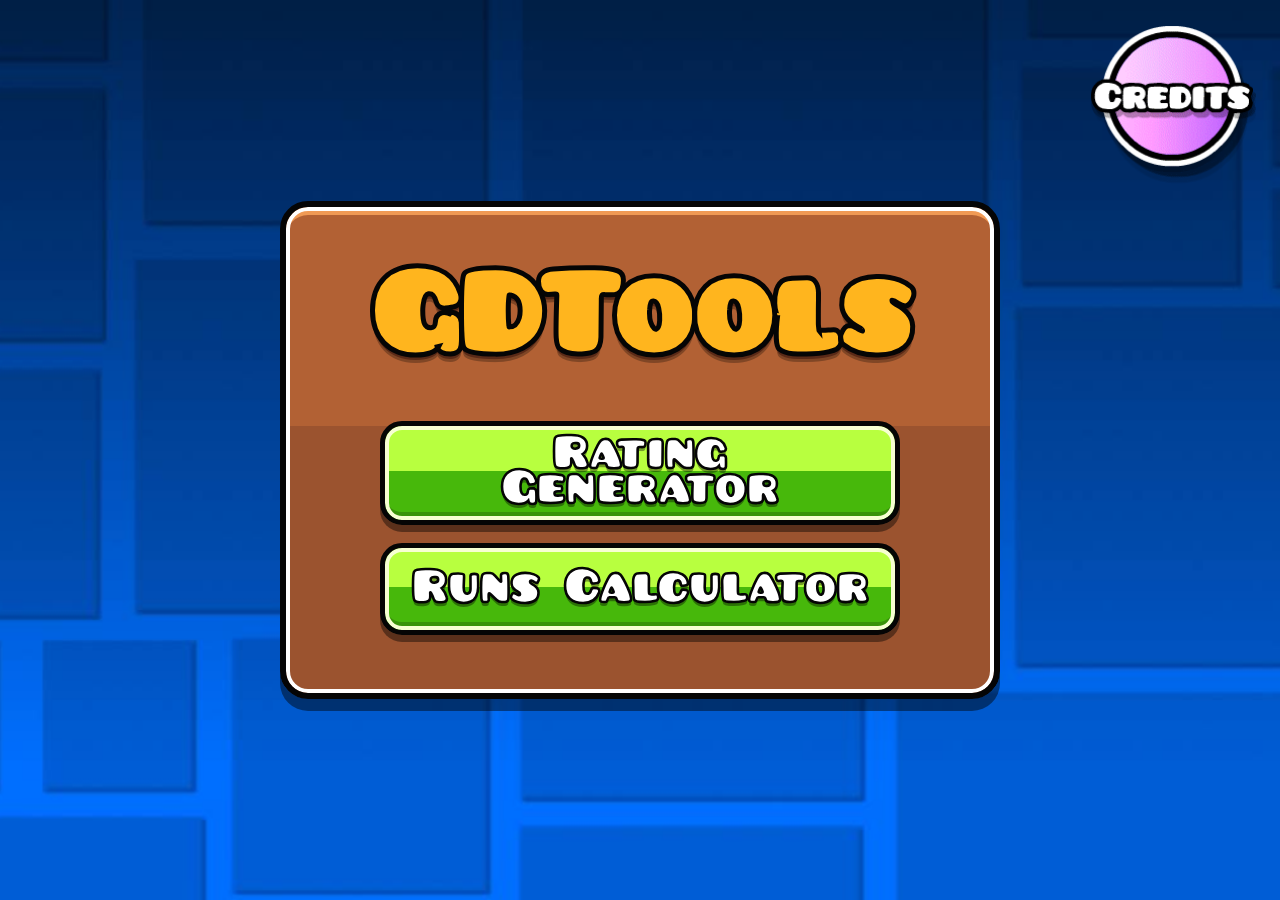
<file: index.html>
<!doctype html>
<html lang="en">
  <head>
    <meta charset="UTF-8" />
    <meta name="viewport" content="width=device-width, initial-scale=1.0" />
    <title>GDTools</title>
    <link rel="stylesheet" href="styles.css" />
  </head>
  <body>
    <main class="home" aria-label="GDTools main page">
      <button class="credits-button" id="creditsButton" type="button" aria-label="Open credits">
        <img src="main-assets/GT_credits.png" alt="" />
      </button>

      <section class="home-panel">
        <h1>GDTools</h1>

        <nav class="tool-links" aria-label="Tool navigation">
        <a class="tool-link" href="rating/index.html">Rating Generator</a>
        <a class="tool-link" href="runs/index.html">Runs Calculator</a>
        </nav>
      </section>
    </main>

    <div class="credits-modal" id="creditsModal" aria-hidden="true">
      <div class="credits-backdrop" data-close-credits></div>

      <section class="credits-card" role="dialog" aria-modal="true" aria-labelledby="creditsTitle">
        <button class="credits-close" type="button" aria-label="Close credits" data-close-credits>
          <img src="main-assets/GJ_closeBtn_001.png" alt="" />
        </button>

        <button class="credits-arrow credits-arrow-left" id="creditsPrev" type="button" aria-label="Previous credits page">
          <img src="main-assets/GJ_arrow_03_001.png" alt="" />
        </button>

        <div class="credits-page is-active" data-credits-page="0">
          <h2 id="creditsTitle">Creator</h2>
          <p class="credit-name">Scythster</p>
          <a class="youtube-link" href="https://youtube.com/@Scythster" target="_blank" rel="noreferrer" aria-label="Scythster on YouTube">
            <img src="main-assets/gj_ytIcon_001.png" alt="" />
          </a>
        </div>

        <div class="credits-page" data-credits-page="1">
          <h2>Inspo</h2>
          <p class="credit-name">GD Colon</p>
          <p class="credit-role">Most Assets</p>
          <p class="credit-name credit-name-small">RobTop</p>
        </div>

        <button class="credits-arrow credits-arrow-right" id="creditsNext" type="button" aria-label="Next credits page">
          <img src="main-assets/GJ_arrow_03_001.png" alt="" />
        </button>
      </section>
    </div>

    <script src="script.js"></script>
  </body>
</html>
</file>
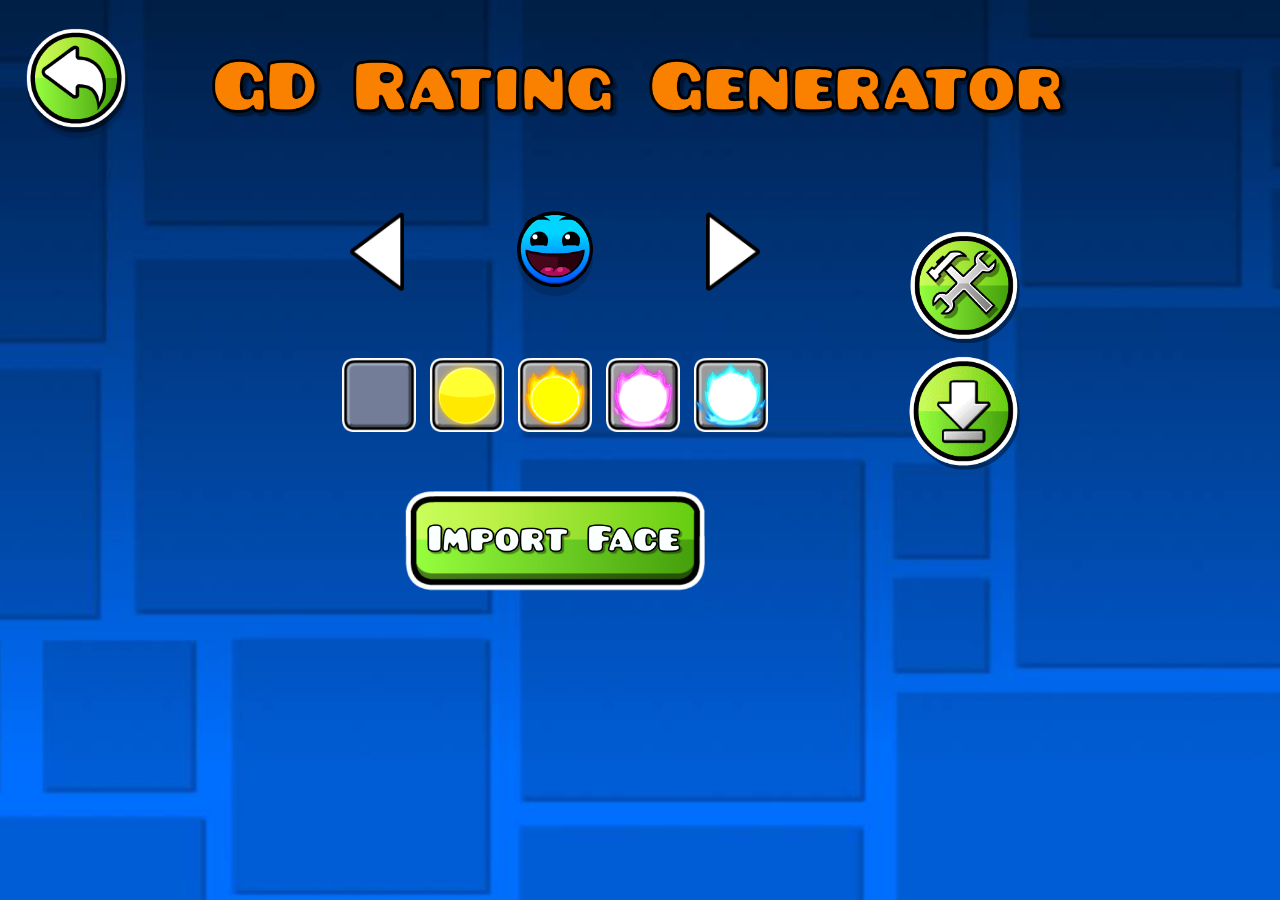
<file: rating/index.html>
<!doctype html>
<html lang="en">
  <head>
    <meta charset="UTF-8" />
    <meta name="viewport" content="width=device-width, initial-scale=1.0" />
    <title>GD Rating Generator</title>
    <link rel="stylesheet" href="styles.css" />
  </head>
  <body>
    <a class="home-button" href="../index.html" aria-label="Back to GDTools home">
      <img src="../main-assets/GJ_undoBtn_001.png" alt="" />
    </a>

    <main class="app" aria-label="Geometry Dash rating generator">
      <picture>
        <source media="(max-width: 900px)" srcset="assets/GT_title_mobile.png" />
        <img
          class="title"
          src="assets/GT_title.png"
          alt="GD Rating Generator"
        />
      </picture>

      <section class="workspace" aria-label="Icon generator">
        <div class="selector-stack">
          <div class="generator" aria-label="Difficulty face selector">
            <button class="arrow-button" id="previousFace" type="button" aria-label="Previous difficulty face">
              <img src="assets/edit_leftBtn_001.png" alt="" />
            </button>

            <div class="face-stage" aria-live="polite">
              <canvas
                class="preview-canvas"
                id="iconCanvas"
                width="270"
                height="270"
                aria-label="Generated difficulty icon preview"
              ></canvas>
            </div>

            <button class="arrow-button" id="nextFace" type="button" aria-label="Next difficulty face">
              <img src="assets/edit_rightBtn_001.png" alt="" />
            </button>
          </div>

          <div class="custom-face-buttons" id="customFaceButtons" aria-label="Custom difficulty face selector" hidden></div>

          <div class="rating-buttons" aria-label="Rating selector">
            <button class="rating-button is-selected" type="button" data-rating="blank" aria-label="No rating" aria-pressed="true"></button>
            <button class="rating-button" type="button" data-rating="featured" aria-label="Featured rating" aria-pressed="false">
              <img src="assets/GJ_featuredCoin_001.png" alt="" />
            </button>
            <button class="rating-button" type="button" data-rating="epic" aria-label="Epic rating" aria-pressed="false">
              <img src="assets/GJ_epicCoin_001.png" alt="" />
            </button>
            <button class="rating-button" type="button" data-rating="legendary" aria-label="Legendary rating" aria-pressed="false">
              <img src="assets/GJ_epicCoin2_001.png" alt="" />
            </button>
            <button class="rating-button" type="button" data-rating="mythic" aria-label="Mythic rating" aria-pressed="false">
              <img src="assets/GJ_epicCoin3_001.png" alt="" />
            </button>
          </div>

          <button class="import-face-button" id="importFaceButton" type="button" aria-label="Import custom difficulty face">
            <img src="assets/GT_importFace.png" alt="" />
          </button>
          <input class="face-file-input" id="faceFileInput" type="file" accept="image/png,image/jpeg,image/webp,image/gif" />
        </div>

        <div class="action-buttons">
          <button class="reset-button" id="resetCanvas" type="button" aria-label="Reset canvas edits">
            <img src="assets/GJ_getSongInfoBtn_001.png" alt="" />
          </button>

          <button class="edit-button" id="editIcon" type="button" aria-label="Open canvas editor" aria-pressed="false">
            <img src="assets/GJ_viewLevelsBtn_001.png" alt="" />
          </button>

          <button class="download-button" id="downloadIcon" type="button" aria-label="Download generated icon">
            <img src="assets/GJ_download.png" alt="" />
          </button>
        </div>
      </section>
    </main>

    <script src="script.js"></script>
  </body>
</html>
</file>
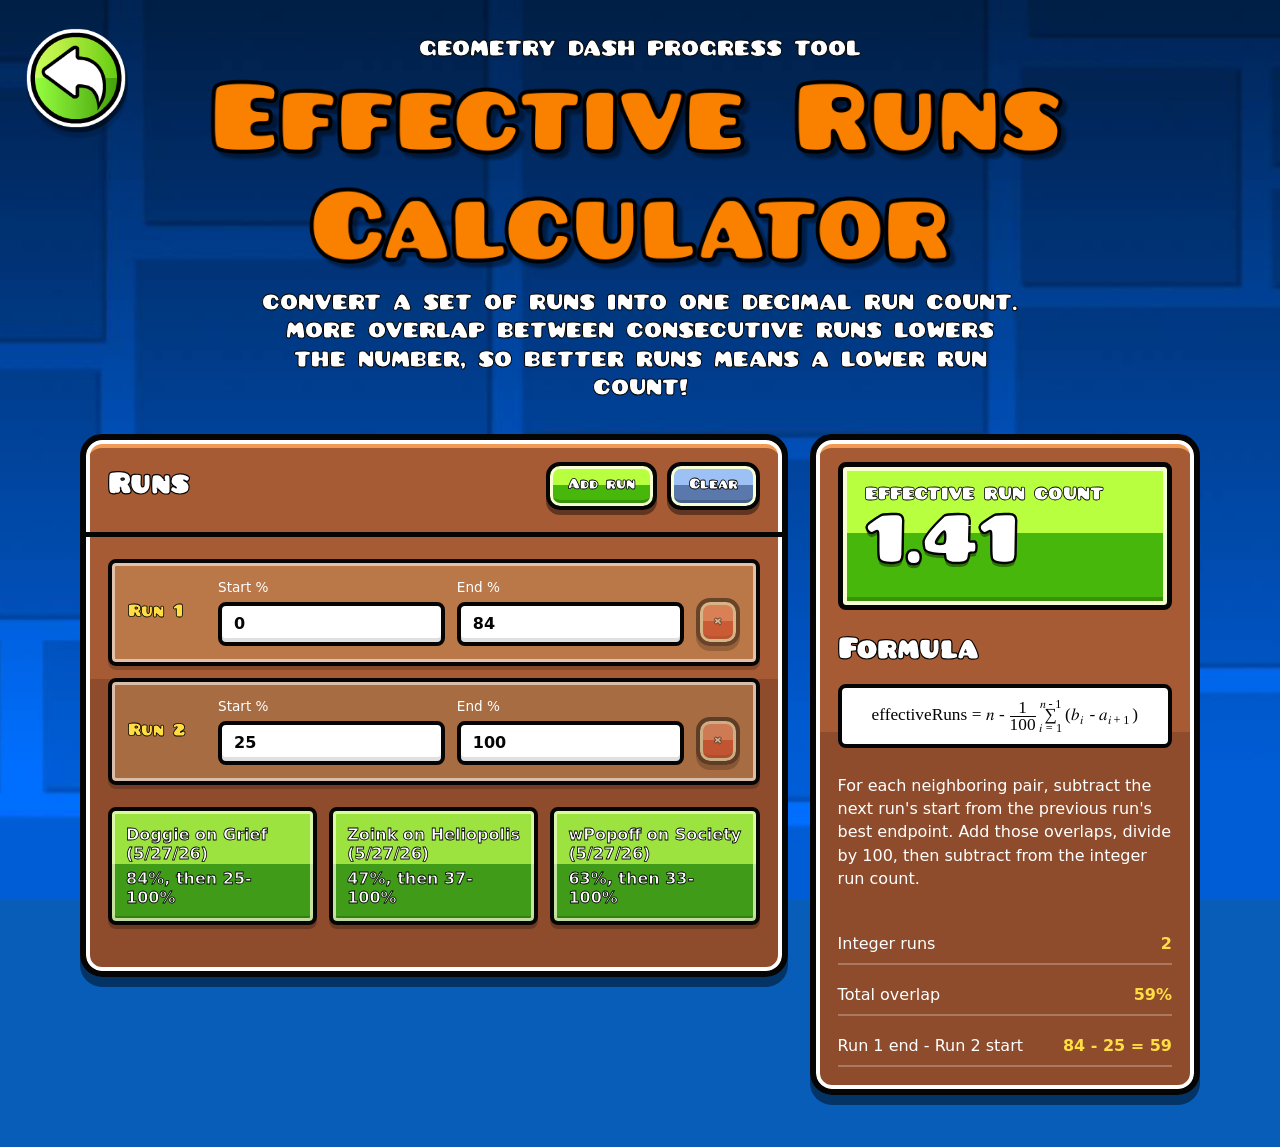
<file: runs/index.html>
<!doctype html>
<html lang="en">
<head>
  <meta charset="utf-8">
  <meta name="viewport" content="width=device-width, initial-scale=1">
  <title>Geometry Dash Effective Runs Calculator</title>
  <style>
    @font-face {
      font-family: "Pusab";
      src: url("../main-assets/fonts/PUSAB___.otf") format("opentype");
      font-weight: 400;
      font-style: normal;
      font-display: swap;
    }

    :root {
      color-scheme: light;
      --back-button-space: clamp(92px, 15vw, 128px);
      --panel: #a65b35;
      --panel-dark: #8e4c2d;
      --panel-line: #050505;
      --text: #ffffff;
      --muted: #fff1c7;
      --accent: #b8ff3f;
      --accent-dark: #47b80b;
      --accent-2: #35a7ff;
      --danger: #ff4040;
      --shadow: 0 10px 0 rgba(0, 0, 0, 0.45);
      font-family: "Pusab", Impact, "Arial Black", system-ui, sans-serif;
    }

    * {
      box-sizing: border-box;
    }

    body {
      margin: 0;
      min-height: 100vh;
      overflow-x: hidden;
      background-color: #075db8;
      background-image: url("../main-assets/GT_background.jpg");
      background-position: center;
      background-repeat: no-repeat;
      background-size: cover;
      background-attachment: fixed;
      color: var(--text);
    }

    main {
      width: min(1120px, calc(100% - 32px));
      margin: 0 auto;
      padding: 42px 0 52px;
    }

    .hero {
      display: grid;
      justify-items: center;
      gap: 18px;
      margin-bottom: 30px;
      padding-inline: var(--back-button-space);
      text-align: center;
    }

    .kicker {
      color: #ffffff;
      font-size: clamp(1.1rem, 2.6vw, 1.55rem);
      letter-spacing: 0;
      text-transform: uppercase;
      -webkit-text-stroke: 1px #050505;
    }

    .runs-title {
      width: min(100%, 1120px);
      height: auto;
      display: block;
    }

    .sr-only {
      position: absolute;
      width: 1px;
      height: 1px;
      padding: 0;
      margin: -1px;
      overflow: hidden;
      clip: rect(0, 0, 0, 0);
      white-space: nowrap;
      border: 0;
    }

    .intro {
      max-width: 760px;
      margin: 0;
      color: #ffffff;
      font-family: "Pusab", Impact, "Arial Black", system-ui, sans-serif;
      font-size: clamp(1.1rem, 2.6vw, 1.55rem);
      line-height: 1.15;
      letter-spacing: 0;
      text-transform: uppercase;
      -webkit-text-stroke: 1px #050505;
    }

    .layout {
      display: grid;
      grid-template-columns: minmax(0, 1.45fr) minmax(310px, 0.8fr);
      gap: 22px;
      align-items: start;
    }

    .panel {
      background: linear-gradient(var(--panel) 0 45%, var(--panel-dark) 45% 100%);
      border: 6px solid var(--panel-line);
      border-radius: 22px;
      overflow: hidden;
      box-shadow:
        inset 0 0 0 4px #ffffff,
        inset 0 8px 0 #f09a55,
        0 10px 0 rgba(0, 0, 0, 0.45);
    }

    .panel-header {
      display: flex;
      justify-content: space-between;
      align-items: center;
      gap: 16px;
      padding: 22px;
      border-bottom: 5px solid #050505;
    }

    h2 {
      margin: 0;
      color: #ffffff;
      font-size: clamp(1.35rem, 3vw, 2rem);
      letter-spacing: 0;
      -webkit-text-stroke: 1.2px #050505;
    }

    .toolbar {
      display: flex;
      gap: 10px;
      flex-wrap: wrap;
      justify-content: flex-end;
    }

    button {
      min-height: 48px;
      border: 4px solid #050505;
      border-radius: 14px;
      padding: 0 18px;
      color: #ffffff;
      background: linear-gradient(var(--accent) 0 48%, var(--accent-dark) 48% 100%);
      font: inherit;
      cursor: pointer;
      letter-spacing: 0;
      -webkit-text-stroke: 0.8px #050505;
      box-shadow:
        inset 0 0 0 3px #f7ffd2,
        inset 0 -6px 0 rgba(0, 0, 0, 0.2),
        0 5px 0 rgba(0, 0, 0, 0.42);
      transition: transform 140ms ease, filter 140ms ease;
    }

    .home-button {
      position: fixed;
      top: clamp(12px, 3vw, 24px);
      left: clamp(12px, 3vw, 24px);
      width: clamp(70px, 12vw, 104px);
      display: block;
      z-index: 5;
      filter: drop-shadow(0 6px 0 rgba(0, 0, 0, 0.28));
      transition: transform 140ms ease-out, filter 140ms ease-out;
    }

    .home-button:hover,
    .home-button:focus-visible {
      transform: scale(1.06);
      filter: brightness(1.05) drop-shadow(0 8px 0 rgba(0, 0, 0, 0.24));
    }

    .home-button:focus-visible {
      outline: 3px solid #fff;
      outline-offset: 5px;
      border-radius: 50%;
    }

    .home-button img {
      width: 100%;
      height: auto;
      display: block;
      pointer-events: none;
    }

    button:hover {
      transform: scale(1.04);
      filter: brightness(1.06);
    }

    button.secondary {
      color: #ffffff;
      background: linear-gradient(#9dc1f4 0 48%, #5b78ad 48% 100%);
    }

    button.secondary:hover {
      filter: brightness(1.06);
    }

    .runs {
      display: grid;
      gap: 12px;
      padding: 22px;
    }

    .run-row {
      display: grid;
      grid-template-columns: 78px minmax(0, 1fr) minmax(0, 1fr) 44px;
      gap: 12px;
      align-items: end;
      min-height: 82px;
      padding: 16px;
      background: rgba(255, 224, 142, 0.22);
      border: 4px solid #050505;
      border-radius: 8px;
      box-shadow:
        inset 0 0 0 3px rgba(255, 255, 255, 0.55),
        0 4px 0 rgba(0, 0, 0, 0.2);
    }

    .run-label {
      align-self: center;
      color: #ffdd43;
      font-size: 1.2rem;
      -webkit-text-stroke: 0.8px #050505;
    }

    label {
      display: grid;
      gap: 7px;
      color: #ffffff;
      font-family: Inter, ui-sans-serif, system-ui, -apple-system, BlinkMacSystemFont, "Segoe UI", sans-serif;
      font-size: 0.85rem;
      font-weight: 500;
    }

    input {
      width: 100%;
      min-height: 44px;
      border: 4px solid #050505;
      border-radius: 8px;
      padding: 0 12px;
      color: #050505;
      background: #ffffff;
      font: 900 1rem Inter, ui-sans-serif, system-ui, -apple-system, BlinkMacSystemFont, "Segoe UI", sans-serif;
      font-size: 1rem;
      outline: none;
      box-shadow: inset 0 -4px 0 rgba(0, 0, 0, 0.12);
    }

    input:focus {
      border-color: var(--accent-2);
      box-shadow: 0 0 0 3px rgba(53, 167, 255, 0.18);
    }

    .remove {
      width: 44px;
      padding: 0;
      color: #ffffff;
      background: linear-gradient(#ff8b6b 0 48%, #e1381d 48% 100%);
      font-size: 1.1rem;
      line-height: 1;
    }

    .remove:hover {
      color: #ffffff;
    }

    .remove:disabled {
      cursor: not-allowed;
      opacity: 0.45;
      transform: none;
    }

    .result {
      display: grid;
      gap: 18px;
      padding: 22px;
    }

    .result-number {
      display: grid;
      gap: 4px;
      padding: 22px;
      background: linear-gradient(#b8ff3f 0 48%, #47b80b 48% 100%);
      border: 5px solid #050505;
      border-radius: 8px;
      box-shadow:
        inset 0 0 0 4px #f7ffd2,
        inset 0 -8px 0 rgba(0, 0, 0, 0.2);
    }

    .result-number span {
      color: #ffffff;
      font-size: clamp(1rem, 2.2vw, 1.25rem);
      text-transform: uppercase;
      -webkit-text-stroke: 0.8px #050505;
    }

    output {
      font-size: clamp(2.5rem, 8vw, 4.8rem);
      line-height: 1;
      letter-spacing: 0;
      color: #ffffff;
      -webkit-text-stroke: clamp(1.2px, 0.28vw, 2.4px) #050505;
      text-shadow: 0 4px 0 rgba(0, 0, 0, 0.38);
    }

    .formula {
      display: grid;
      gap: 10px;
      color: #ffffff;
      font-family: Inter, ui-sans-serif, system-ui, -apple-system, BlinkMacSystemFont, "Segoe UI", sans-serif;
      font-weight: 400;
      line-height: 1.45;
    }

    .formula h2 {
      font-family: "Pusab", Impact, "Arial Black", system-ui, sans-serif;
    }

    .formula-equation {
      display: flex;
      align-items: center;
      justify-content: center;
      padding: 12px;
      color: #050505;
      background: #ffffff;
      border: 4px solid #050505;
      border-radius: 8px;
      font-family: Cambria Math, Latin Modern Math, Georgia, serif;
      font-size: clamp(0.82rem, 1.55vw, 1.08rem);
      line-height: 1.6;
      overflow: hidden;
    }

    .formula-equation math {
      max-width: 100%;
    }

    .breakdown {
      display: grid;
      gap: 10px;
      margin: 0;
      padding: 0;
      list-style: none;
      color: #ffffff;
      font-family: Inter, ui-sans-serif, system-ui, -apple-system, BlinkMacSystemFont, "Segoe UI", sans-serif;
      font-weight: 400;
    }

    .breakdown li {
      display: flex;
      justify-content: space-between;
      gap: 12px;
      padding: 10px 0;
      border-bottom: 2px solid rgba(255, 255, 255, 0.25);
    }

    .breakdown strong {
      color: #ffdd43;
    }

    .examples {
      display: grid;
      grid-template-columns: repeat(3, minmax(0, 1fr));
      gap: 12px;
      padding: 0 22px 22px;
    }

    .example {
      display: grid;
      gap: 6px;
      border: 4px solid #050505;
      border-radius: 8px;
      padding: 14px;
      color: #ffffff;
      background: linear-gradient(#9ce33f 0 48%, #3f9b18 48% 100%);
      text-align: left;
      font-family: Inter, ui-sans-serif, system-ui, -apple-system, BlinkMacSystemFont, "Segoe UI", sans-serif;
      font-weight: 800;
      box-shadow:
        inset 0 0 0 3px rgba(247, 255, 210, 0.72),
        inset 0 -5px 0 rgba(0, 0, 0, 0.18),
        0 4px 0 rgba(0, 0, 0, 0.24);
    }

    .example b {
      color: #ffffff;
      font-weight: 900;
    }

    .message {
      min-height: 24px;
      padding: 0 22px 22px;
      color: var(--danger);
      font-family: Inter, ui-sans-serif, system-ui, -apple-system, BlinkMacSystemFont, "Segoe UI", sans-serif;
      font-weight: 500;
    }

    @media (max-width: 820px) {
      main {
        width: min(100% - 24px, 640px);
        padding: 28px 0 36px;
      }

      .layout {
        grid-template-columns: 1fr;
      }

      .panel-header {
        align-items: flex-start;
        flex-direction: column;
      }

      .toolbar {
        justify-content: flex-start;
      }

      .run-row {
        grid-template-columns: 1fr 1fr 44px;
      }

      .run-label {
        grid-column: 1 / -1;
      }

      .formula-equation {
        justify-content: flex-start;
        font-size: clamp(0.72rem, 3.2vw, 0.95rem);
        padding: 10px;
      }
    }

    @media (max-width: 520px) {
      .hero {
        padding-inline: clamp(86px, 23vw, 100px);
      }

      .run-row,
      .examples {
        grid-template-columns: 1fr;
      }

      .remove {
        width: 100%;
      }
    }
  </style>
</head>
<body>
  <a class="home-button" href="../index.html" aria-label="Back to GDTools home">
    <img src="../main-assets/GJ_undoBtn_001.png" alt="">
  </a>

  <main>
    <section class="hero" aria-labelledby="page-title">
      <div class="kicker">Geometry Dash progress tool</div>
      <h1 class="sr-only" id="page-title">Effective Runs Calculator</h1>
      <img
        class="runs-title"
        src="assets/effective-runs-title.png"
        alt=""
        aria-hidden="true"
      >
      <p class="intro">
        Convert a set of runs into one decimal run count. More overlap between consecutive runs lowers the number, so better runs means a lower run count!
      </p>
    </section>

    <section class="layout">
      <div class="panel">
        <div class="panel-header">
          <h2>Runs</h2>
          <div class="toolbar" aria-label="Run controls">
            <button type="button" id="addRun">Add run</button>
            <button type="button" class="secondary" id="clearRuns">Clear</button>
          </div>
        </div>

        <div class="runs" id="runs" aria-live="polite"></div>

        <div class="examples" aria-label="Example presets">
          <button type="button" class="example" data-example="doggie">
            <b>Doggie on Grief (5/27/26)</b>
            <span>84%, then 25-100%</span>
          </button>
          <button type="button" class="example" data-example="zoink">
            <b>Zoink on Heliopolis (5/27/26)</b>
            <span>47%, then 37-100%</span>
          </button>
          <button type="button" class="example" data-example="wpopoff">
            <b>wPopoff on Society (5/27/26)</b>
            <span>63%, then 33-100%</span>
          </button>
        </div>

        <div class="message" id="message" role="status"></div>
      </div>

      <aside class="panel result" aria-label="Calculation result">
        <div class="result-number">
          <span>Effective run count</span>
          <output id="effectiveRuns">2.00</output>
        </div>

        <div class="formula">
          <h2>Formula</h2>
          <div class="formula-equation" aria-label="effective runs equals n minus one one-hundredth times the sum from i equals 1 to n minus 1 of b sub i minus a sub i plus 1">
            <math display="block">
              <mrow>
                <mi>effectiveRuns</mi>
                <mo>=</mo>
                <mi>n</mi>
                <mo>-</mo>
                <mfrac>
                  <mn>1</mn>
                  <mn>100</mn>
                </mfrac>
                <munderover>
                  <mo>&#x2211;</mo>
                  <mrow>
                    <mi>i</mi>
                    <mo>=</mo>
                    <mn>1</mn>
                  </mrow>
                  <mrow>
                    <mi>n</mi>
                    <mo>-</mo>
                    <mn>1</mn>
                  </mrow>
                </munderover>
                <mo stretchy="false">(</mo>
                <msub>
                  <mi>b</mi>
                  <mi>i</mi>
                </msub>
                <mo>-</mo>
                <msub>
                  <mi>a</mi>
                  <mrow>
                    <mi>i</mi>
                    <mo>+</mo>
                    <mn>1</mn>
                  </mrow>
                </msub>
                <mo stretchy="false">)</mo>
              </mrow>
            </math>
          </div>
          <p>
            For each neighboring pair, subtract the next run's start from the previous run's best endpoint. Add those overlaps, divide by 100, then subtract from the integer run count.
          </p>
        </div>

        <ul class="breakdown" id="breakdown"></ul>
      </aside>
    </section>
  </main>

  <script>
    const runsEl = document.querySelector("#runs");
    const resultEl = document.querySelector("#effectiveRuns");
    const breakdownEl = document.querySelector("#breakdown");
    const messageEl = document.querySelector("#message");
    const addRunButton = document.querySelector("#addRun");
    const clearButton = document.querySelector("#clearRuns");

    let runs = [
      { start: 0, end: 84 },
      { start: 25, end: 100 }
    ];

    const examples = {
      doggie: [
        { start: 0, end: 84 },
        { start: 25, end: 100 }
      ],
      zoink: [
        { start: 0, end: 47 },
        { start: 37, end: 100 }
      ],
      wpopoff: [
        { start: 0, end: 63 },
        { start: 33, end: 100 }
      ]
    };

    function parsePercentage(value) {
      if (value === "") return "";
      const number = Number(value);
      if (!Number.isFinite(number)) return "";
      return number;
    }

    function formatNumber(number) {
      return Number(number.toFixed(4)).toString();
    }

    function calculateEffectiveRuns(items) {
      const n = items.length;
      let overlap = 0;

      for (let i = 0; i < n - 1; i += 1) {
        overlap += items[i].end - items[i + 1].start;
      }

      return {
        n,
        overlap,
        effectiveRuns: n - overlap / 100
      };
    }

    function getValidationMessage(items) {
      if (items.length < 2) return "Add at least two runs to calculate an effective run count.";

      for (let i = 0; i < items.length; i += 1) {
        if (items[i].start === "" || items[i].end === "") {
          return "Every run needs both a start and an end percentage.";
        }

        if (items[i].start < 0 || items[i].end < 0) {
          return `Run ${i + 1} has a percentage below 0%.`;
        }

        if (items[i].start > 100 || items[i].end > 100) {
          return `Run ${i + 1} has a percentage greater than 100%.`;
        }

        if (items[i].start === items[i].end) {
          return `Run ${i + 1} cannot start and end at the same percentage.`;
        }

        if (items[i].start > items[i].end) {
          return `Run ${i + 1} starts after it ends. Flip those percentages around.`;
        }

        if (i === 0 && items[i].start !== 0) {
          return "Run 1 must start at 0%.";
        }

        if (i < items.length - 1 && (items[i].start === 100 || items[i].end === 100)) {
          return `Run ${i + 1} cannot include 100%; only the final run can end at 100%.`;
        }

        if (i > 0 && items[i].start <= items[i - 1].start) {
          return `Run ${i + 1} must start after Run ${i}.`;
        }

        if (i > 0 && items[i].end <= items[i - 1].end) {
          return `Run ${i + 1} must end after Run ${i}; runs cannot go backward or be fully contained by an earlier run.`;
        }

        if (i < items.length - 1 && items[i].end < items[i + 1].start) {
          return `Runs ${i + 1} and ${i + 2} leave a gap, so this is not a complete ${items.length}-run path yet.`;
        }

        if (i > 0 && i < items.length - 1 && items[i - 1].end >= items[i + 1].start) {
          return `Run ${i + 1} is redundant because Runs ${i} and ${i + 2} already overlap.`;
        }
      }

      if (items.at(-1).end !== 100) {
        return "The final run must end at 100%.";
      }

      return "";
    }

    function updateRun(index, key, value) {
      runs[index][key] = parsePercentage(value);
      renderCalculation();
    }

    function removeRun(index) {
      if (runs.length <= 2) return;
      runs = runs.filter((_, runIndex) => runIndex !== index);
      render();
    }

    function renderRows() {
      runsEl.innerHTML = "";

      runs.forEach((run, index) => {
        const row = document.createElement("div");
        row.className = "run-row";

        row.innerHTML = `
          <div class="run-label">Run ${index + 1}</div>
          <label>
            Start %
            <input type="number" min="0" max="100" step="0.01" inputmode="decimal" value="${run.start}" aria-label="Run ${index + 1} start percentage">
          </label>
          <label>
            End %
            <input type="number" min="0" max="100" step="0.01" inputmode="decimal" value="${run.end}" aria-label="Run ${index + 1} end percentage">
          </label>
          <button type="button" class="remove" aria-label="Remove run ${index + 1}" ${runs.length <= 2 ? "disabled" : ""}>×</button>
        `;

        const [startInput, endInput] = row.querySelectorAll("input");
        startInput.addEventListener("input", (event) => updateRun(index, "start", event.target.value));
        endInput.addEventListener("input", (event) => updateRun(index, "end", event.target.value));
        row.querySelector(".remove").addEventListener("click", () => removeRun(index));

        runsEl.appendChild(row);
      });
    }

    function renderBreakdown(items, calculation) {
      const overlapRows = items.slice(0, -1).map((run, index) => {
        const nextRun = items[index + 1];
        const overlap = run.end - nextRun.start;
        return `
          <li>
            <span>Run ${index + 1} end - Run ${index + 2} start</span>
            <strong>${formatNumber(run.end)} - ${formatNumber(nextRun.start)} = ${formatNumber(overlap)}</strong>
          </li>
        `;
      }).join("");

      breakdownEl.innerHTML = `
        <li><span>Integer runs</span><strong>${calculation.n}</strong></li>
        <li><span>Total overlap</span><strong>${formatNumber(calculation.overlap)}%</strong></li>
        ${overlapRows}
      `;
    }

    function renderCalculation() {
      const validationMessage = getValidationMessage(runs);
      messageEl.textContent = validationMessage;

      if (validationMessage) {
        resultEl.textContent = "--";
        breakdownEl.innerHTML = "";
        return;
      }

      const calculation = calculateEffectiveRuns(runs);
      resultEl.textContent = formatNumber(calculation.effectiveRuns);
      renderBreakdown(runs, calculation);
    }

    function render() {
      renderRows();
      renderCalculation();
    }

    addRunButton.addEventListener("click", () => {
      const hasOpeningRun = runs.some((run) => run.start === 0);
      const hasFinishingRun = runs.some((run) => run.end === 100);

      if (!hasOpeningRun) {
        const nextRun = runs[0];
        const nextStart = nextRun?.start === "" ? 50 : nextRun.start;
        const end = Math.min(99, Math.max(1, nextStart));
        runs.unshift({ start: 0, end });
        render();
        return;
      }

      if (!hasFinishingRun) {
        const previousRun = runs.at(-1);
        const start = previousRun?.end === "" ? 99 : previousRun.end;
        runs.push({ start, end: 100 });
        render();
        return;
      }

      const finalRunIndex = Math.max(1, runs.length - 1);
      const finalRun = runs[finalRunIndex];
      const previousRun = runs[finalRunIndex - 1];
      const start = finalRun?.start === "" ? 0 : finalRun.start;
      const previousEnd = previousRun?.end === "" ? start : previousRun.end;
      const end = Math.min(99, Math.max(start + 1, previousEnd + 1));
      runs.splice(finalRunIndex, 0, { start, end });
      render();
    });

    clearButton.addEventListener("click", () => {
      runs = [
        { start: 0, end: 50 },
        { start: 50, end: 100 }
      ];
      render();
    });

    document.querySelectorAll("[data-example]").forEach((button) => {
      button.addEventListener("click", () => {
        runs = examples[button.dataset.example].map((run) => ({ ...run }));
        render();
      });
    });

    render();
  </script>
</body>
</html>
</file>
<file: styles.css>
@font-face {
  font-family: "Pusab";
  src: url("main-assets/fonts/PUSAB___.otf") format("opentype");
  font-weight: 400;
  font-style: normal;
  font-display: swap;
}

:root {
  color-scheme: light;
  font-family: "Pusab", Impact, "Arial Black", system-ui, sans-serif;
  background: #075db8;
}

* {
  box-sizing: border-box;
}

body {
  min-height: 100vh;
  margin: 0;
  overflow-x: hidden;
  background-color: #075db8;
  background-image: url("main-assets/GT_background.jpg");
  background-position: center;
  background-repeat: no-repeat;
  background-size: cover;
  background-attachment: fixed;
}

button,
a {
  font: inherit;
}

.home {
  min-height: 100vh;
  display: grid;
  place-items: center;
  padding: clamp(28px, 5vw, 56px);
  position: relative;
}

.credits-button {
  position: fixed;
  top: clamp(12px, 3vw, 24px);
  right: clamp(12px, 3vw, 24px);
  width: clamp(112px, 16vw, 166px);
  padding: 0;
  border: 0;
  background: transparent;
  cursor: pointer;
  z-index: 2;
  filter: drop-shadow(0 6px 0 rgb(0 0 0 / 0.25));
}

.credits-button img,
.credits-close img,
.credits-arrow img,
.youtube-link img {
  width: 100%;
  height: auto;
  display: block;
  pointer-events: none;
}

.home-panel {
  width: min(92vw, 720px);
  display: grid;
  justify-items: center;
  gap: clamp(28px, 5vw, 44px);
  padding: clamp(30px, 6vw, 58px);
  border: 6px solid #050505;
  border-radius: 28px;
  background: linear-gradient(#b26134 0 45%, #9b532f 45% 100%);
  box-shadow:
    inset 0 0 0 4px #ffffff,
    inset 0 8px 0 #f09a55,
    0 12px 0 rgb(0 0 0 / 0.45);
}

h1 {
  margin: 0;
  color: #ffb51e;
  font-size: clamp(3.4rem, 12vw, 7.8rem);
  line-height: 0.9;
  letter-spacing: 0;
  -webkit-text-stroke: clamp(2px, 0.55vw, 5px) #050505;
  text-shadow:
    0 5px 0 #5a2a17,
    0 8px 0 rgb(0 0 0 / 0.28);
}

.tool-links {
  width: min(100%, 520px);
  display: grid;
  gap: 18px;
}

.tool-link {
  display: grid;
  place-items: center;
  min-height: clamp(72px, 11vw, 92px);
  padding: 12px 18px;
  border: 5px solid #050505;
  border-radius: 22px;
  color: #ffffff;
  text-decoration: none;
  text-align: center;
  font-size: clamp(1.65rem, 6vw, 3.2rem);
  letter-spacing: 0;
  -webkit-text-stroke: clamp(1.2px, 0.28vw, 2.6px) #050505;
  text-shadow: 0 4px 0 rgb(0 0 0 / 0.38);
  background: linear-gradient(#b8ff3f 0 48%, #47b80b 48% 100%);
  box-shadow:
    inset 0 0 0 4px #f7ffd2,
    inset 0 -8px 0 rgb(0 0 0 / 0.2),
    0 7px 0 rgb(0 0 0 / 0.42);
}

.tool-link:hover,
.tool-link:focus-visible,
.credits-button:hover,
.credits-button:focus-visible {
  transform: scale(1.04);
}

.tool-link:focus-visible,
.credits-button:focus-visible,
.credits-close:focus-visible,
.credits-arrow:focus-visible,
.youtube-link:focus-visible {
  outline: 4px solid #ffffff;
  outline-offset: 5px;
}

.credits-modal {
  position: fixed;
  inset: 0;
  display: none;
  place-items: center;
  padding: clamp(22px, 5vw, 54px);
  z-index: 10;
}

.credits-modal.is-open {
  display: grid;
}

.credits-backdrop {
  position: absolute;
  inset: 0;
  background: rgb(0 0 0 / 0.28);
}

.credits-card {
  width: min(78vw, 800px);
  min-height: min(72vh, 540px);
  position: relative;
  display: grid;
  place-items: center;
  padding: clamp(46px, 8vw, 70px) clamp(34px, 7vw, 70px);
  border: 6px solid #050505;
  border-radius: 22px;
  background: #a65b35;
  box-shadow:
    inset 0 0 0 4px #ffffff,
    inset 0 8px 0 #f2a15c,
    inset 0 -10px 0 rgb(0 0 0 / 0.28),
    0 8px 0 rgb(0 0 0 / 0.45);
  z-index: 1;
}

.credits-close {
  position: absolute;
  top: clamp(-44px, -5vw, -24px);
  left: clamp(-44px, -5vw, -24px);
  width: clamp(82px, 11vw, 104px);
  padding: 0;
  border: 0;
  background: transparent;
  cursor: pointer;
  z-index: 2;
}

.credits-arrow {
  position: absolute;
  top: 50%;
  width: clamp(66px, 9vw, 92px);
  padding: 0;
  border: 0;
  background: transparent;
  cursor: pointer;
  transform: translateY(-50%);
  filter: drop-shadow(0 5px 0 rgb(0 0 0 / 0.35));
}

.credits-arrow-left {
  left: clamp(-78px, -7vw, -42px);
}

.credits-arrow-right {
  right: clamp(-78px, -7vw, -42px);
}

.credits-arrow-right img {
  transform: scaleX(-1);
}

.credits-arrow[hidden] {
  display: none;
}

.credits-page {
  display: none;
  justify-items: center;
  gap: clamp(28px, 5vh, 54px);
  text-align: center;
}

.credits-page.is-active {
  display: grid;
}

.credits-page h2,
.credit-role {
  margin: 0;
  color: #ffffff;
  font-size: clamp(2rem, 6vw, 3.35rem);
  line-height: 1;
  letter-spacing: 0;
  text-transform: uppercase;
  -webkit-text-stroke: clamp(1.5px, 0.35vw, 3px) #050505;
  text-shadow: 0 4px 0 rgb(0 0 0 / 0.36);
}

.credit-name {
  margin: 0;
  color: #ffb51e;
  font-size: clamp(2.8rem, 9vw, 5.6rem);
  line-height: 0.95;
  letter-spacing: 0;
  text-transform: uppercase;
  -webkit-text-stroke: clamp(1.8px, 0.45vw, 4px) #050505;
  text-shadow: 0 5px 0 rgb(0 0 0 / 0.36);
}

.credit-name-small {
  font-size: clamp(2.6rem, 8vw, 4.9rem);
}

.youtube-link {
  width: clamp(76px, 12vw, 104px);
  display: block;
}

@media (max-width: 680px) {
  .home {
    align-content: start;
    padding-top: 116px;
  }

  .credits-card {
    width: min(88vw, 520px);
    min-height: 430px;
  }

  .credits-arrow-left {
    left: 10px;
    top: auto;
    bottom: 20px;
    transform: none;
  }

  .credits-arrow-right {
    right: 10px;
    top: auto;
    bottom: 20px;
    transform: none;
  }
}
</file>
<file: rating/styles.css>
@font-face {
  font-family: "Pusab";
  src: url("../main-assets/fonts/PUSAB___.otf") format("opentype");
  font-weight: 400;
  font-style: normal;
  font-display: swap;
}

:root {
  color-scheme: light;
  font-family: "Pusab", Impact, "Arial Black", system-ui, sans-serif;
  --back-button-space: clamp(120px, 17vw, 172px);
  background: #075db8;
}

* {
  box-sizing: border-box;
}

body {
  min-height: 100vh;
  margin: 0;
  background-color: #075db8;
  background-image: url("assets/GT_background.jpg");
  background-position: center;
  background-repeat: no-repeat;
  background-size: cover;
  background-attachment: fixed;
}

button {
  font: inherit;
}

.home-button {
  position: fixed;
  top: clamp(12px, 3vw, 24px);
  left: clamp(12px, 3vw, 24px);
  width: clamp(70px, 12vw, 104px);
  display: block;
  z-index: 5;
  filter: drop-shadow(0 6px 0 rgb(0 0 0 / 0.28));
  transition: transform 140ms ease-out, filter 140ms ease-out;
}

.home-button:hover,
.home-button:focus-visible {
  transform: scale(1.06);
  filter: brightness(1.05) drop-shadow(0 8px 0 rgb(0 0 0 / 0.24));
}

.home-button:focus-visible {
  outline: 3px solid #fff;
  outline-offset: 5px;
  border-radius: 50%;
}

.home-button img {
  width: 100%;
  height: auto;
  display: block;
  pointer-events: none;
}

.app {
  min-height: 100vh;
  display: flex;
  flex-direction: column;
  align-items: center;
  justify-content: flex-start;
  gap: clamp(28px, 5vh, 58px);
  padding: clamp(28px, 5vw, 56px) 20px 48px;
}

picture {
  width: min(calc(100vw - (var(--back-button-space) * 2)), 860px);
  display: block;
}

.title {
  width: 100%;
  height: auto;
  display: block;
  image-rendering: auto;
}

.workspace {
  width: min(94vw, 760px);
  display: grid;
  grid-template-columns: 1fr auto;
  align-items: start;
  justify-items: center;
  gap: clamp(20px, 5vw, 58px);
}

.selector-stack {
  display: grid;
  justify-items: center;
  gap: 24px;
}

.generator {
  width: min(70vw, 410px);
  display: grid;
  grid-template-columns: 54px minmax(116px, 1fr) 54px;
  align-items: center;
  justify-items: center;
  gap: clamp(14px, 4vw, 28px);
}

.face-stage {
  width: clamp(126px, 24vw, 170px);
  aspect-ratio: 1;
  display: grid;
  place-items: center;
}

.preview-canvas {
  width: 100%;
  height: 100%;
  filter: drop-shadow(0 9px 0 rgb(0 0 0 / 0.16));
  touch-action: none;
}

.preview-canvas.is-editing {
  border: 2px solid rgb(0 0 0 / 0.55);
  background: rgb(255 255 255 / 0.22);
  cursor: default;
}

.preview-canvas.is-changing {
  animation: face-pop 160ms ease-out;
}

.arrow-button {
  width: clamp(38px, 8vw, 54px);
  height: clamp(54px, 11vw, 74px);
  display: grid;
  place-items: center;
  padding: 0;
  border: 0;
  background: transparent;
  cursor: pointer;
  transform-origin: center;
}

.arrow-button img {
  width: 100%;
  height: 100%;
  object-fit: contain;
  pointer-events: none;
  transition: transform 120ms ease-out, filter 120ms ease-out;
}

.arrow-button:hover img,
.arrow-button:focus-visible img {
  animation: arrow-bounce 240ms ease-out 1 forwards;
  filter: drop-shadow(0 7px 0 rgb(0 0 0 / 0.2));
}

.arrow-button:focus-visible {
  outline: 3px solid #111;
  outline-offset: 8px;
  border-radius: 4px;
}

.custom-face-buttons,
.rating-buttons {
  display: grid;
  grid-template-columns: repeat(5, clamp(54px, 10vw, 74px));
  justify-content: center;
  gap: clamp(8px, 2vw, 14px);
}

.custom-face-buttons[hidden] {
  display: none;
}

.rating-button,
.custom-face-button,
.download-button,
.edit-button,
.reset-button,
.import-face-button {
  display: grid;
  place-items: center;
  padding: 0;
  border: 0;
  background: transparent;
  cursor: pointer;
}

.rating-button,
.custom-face-button {
  width: clamp(54px, 10vw, 74px);
  height: clamp(54px, 10vw, 74px);
  background-image: url("assets/GJ_button_04-uhd.png");
  background-size: contain;
  background-repeat: no-repeat;
  background-position: center;
}

.custom-face-button {
  background-image: url("assets/GJ_button_02-uhd.png");
}

.rating-button.is-selected {
  background-image: url("assets/GJ_button_05-uhd.png");
}

.custom-face-button.is-selected {
  background-image: url("assets/GJ_button_03-uhd.png");
}

.rating-button img,
.custom-face-button img {
  width: 96%;
  height: 96%;
  object-fit: contain;
  pointer-events: none;
}

.rating-button[data-rating="mythic"] img {
  width: 104%;
}

.rating-button:hover,
.rating-button:focus-visible,
.custom-face-button:hover,
.custom-face-button:focus-visible,
.download-button:hover,
.download-button:focus-visible,
.edit-button:hover,
.edit-button:focus-visible,
.reset-button:hover,
.reset-button:focus-visible,
.import-face-button:hover,
.import-face-button:focus-visible {
  filter: brightness(1.05) drop-shadow(0 5px 0 rgb(0 0 0 / 0.14));
}

.rating-button:focus-visible,
.custom-face-button:focus-visible,
.download-button:focus-visible,
.edit-button:focus-visible,
.reset-button:focus-visible,
.import-face-button:focus-visible {
  outline: 3px solid #111;
  outline-offset: 6px;
  border-radius: 6px;
}

.import-face-button {
  width: min(78vw, 300px);
  height: auto;
}

.import-face-button img {
  width: 100%;
  height: auto;
  display: block;
  pointer-events: none;
}

.face-file-input {
  display: none;
}

.action-buttons {
  display: grid;
  justify-items: center;
  gap: 16px;
  margin-top: clamp(36px, 8vw, 64px);
}

.download-button,
.edit-button,
.reset-button {
  width: clamp(76px, 14vw, 112px);
  height: clamp(76px, 14vw, 112px);
}

.download-button img,
.edit-button img,
.reset-button img {
  width: 100%;
  height: 100%;
  object-fit: contain;
  pointer-events: none;
}

.reset-button {
  display: none;
}

.action-buttons.is-editing .reset-button {
  display: grid;
}

@keyframes arrow-bounce {
  0% {
    transform: scale(1);
  }

  60% {
    transform: scale(1.15);
  }

  100% {
    transform: scale(1.12);
  }
}

@keyframes face-pop {
  0% {
    transform: scale(0.96);
  }

  70% {
    transform: scale(1.04);
  }

  100% {
    transform: scale(1);
  }
}

@media (max-width: 520px) {
  :root {
    --back-button-space: clamp(86px, 23vw, 100px);
  }

  .workspace {
    grid-template-columns: 1fr;
    gap: 18px;
  }

  .generator {
    width: min(92vw, 360px);
    grid-template-columns: 44px minmax(116px, 1fr) 44px;
    gap: 12px;
  }

  .custom-face-buttons,
  .rating-buttons {
    grid-template-columns: repeat(5, 52px);
  }

  .download-button,
  .reset-button {
    margin-top: 0;
  }

  .action-buttons {
    margin-top: 0;
  }
}
</file>
